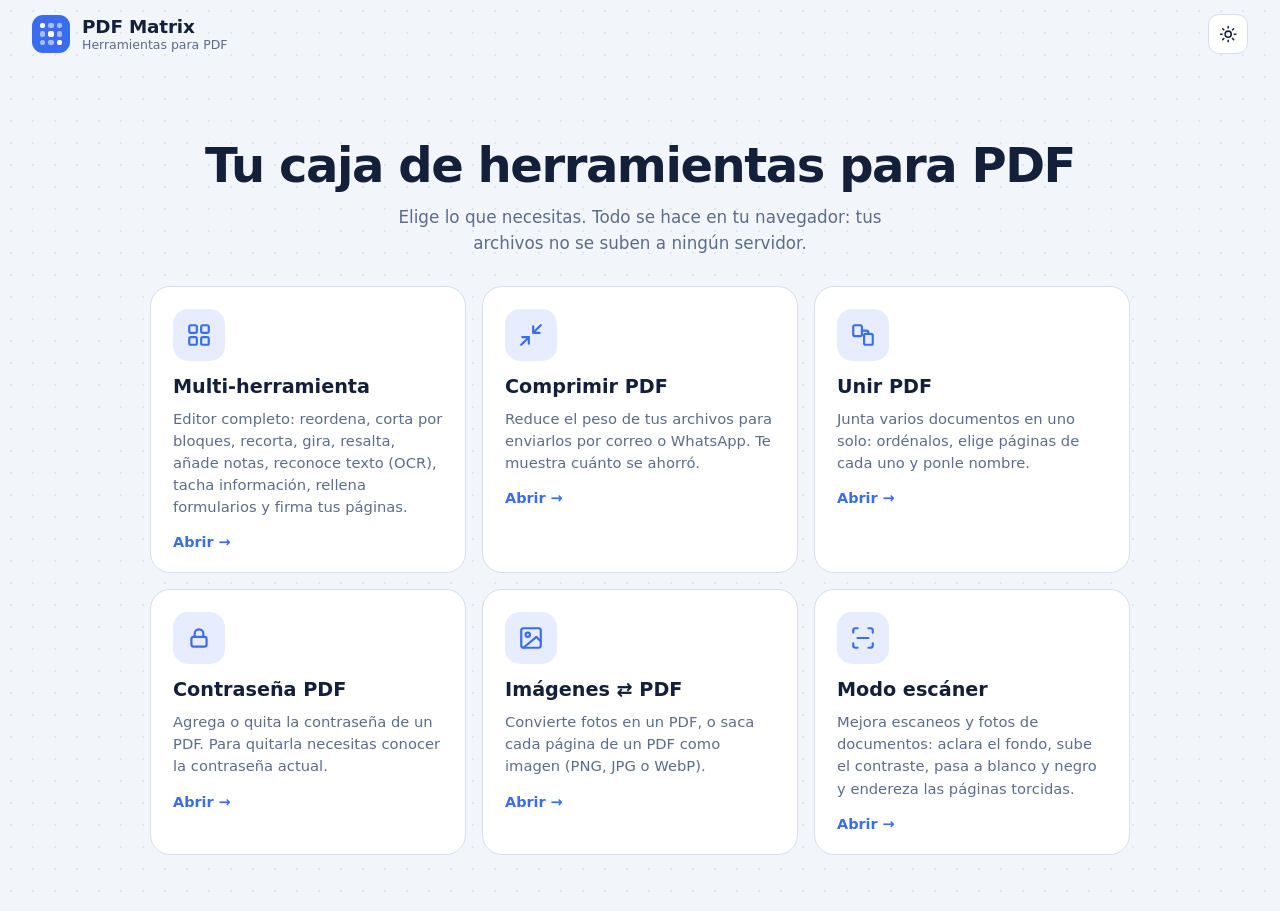
<file: index.html>
<!doctype html><html lang="es"><meta charset="utf-8"><meta http-equiv="refresh" content="0; url=src/pages/index.html"><title>PDF Matrix</title><a href="src/pages/index.html">Abrir PDF Matrix</a></html>
</file>
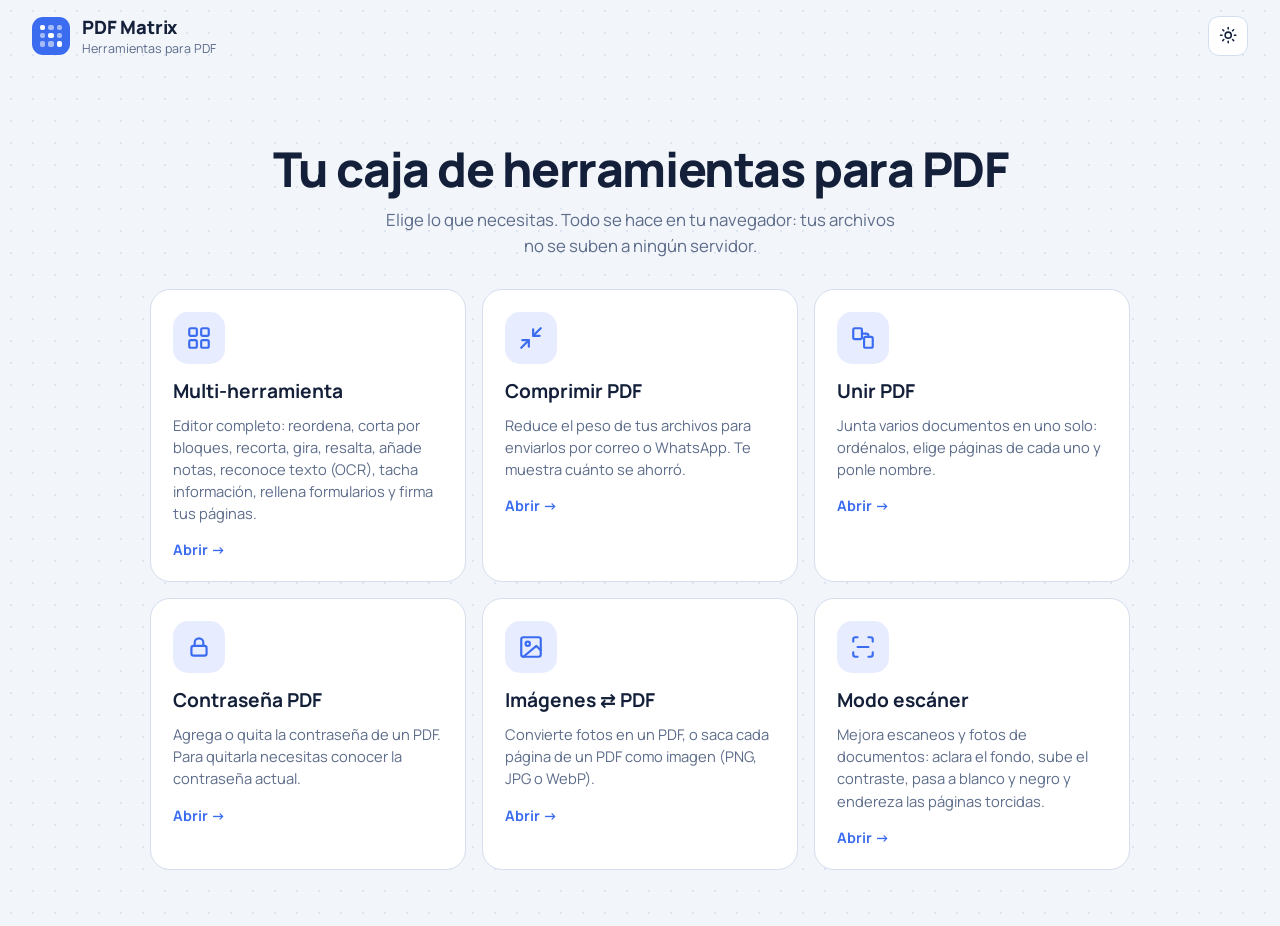
<file: src/pages/index.html>
<!DOCTYPE html>
<html lang="es"><head><meta charset="UTF-8"><meta name="viewport" content="width=device-width, initial-scale=1, viewport-fit=cover">
<link rel="manifest" href="../../manifest.webmanifest">
<meta name="theme-color" content="#0e1626" media="(prefers-color-scheme: dark)"><meta name="theme-color" content="#f2f5fa" media="(prefers-color-scheme: light)">
<meta name="mobile-web-app-capable" content="yes"><meta name="apple-mobile-web-app-capable" content="yes"><meta name="apple-mobile-web-app-title" content="PDF Matrix"><meta name="apple-mobile-web-app-status-bar-style" content="black-translucent">
<link rel="icon" type="image/svg+xml" href="../assets/icons/icon.svg"><link rel="icon" type="image/png" sizes="32x32" href="../assets/icons/favicon-32.png"><link rel="apple-touch-icon" href="../assets/icons/apple-touch-icon.png">
<title>PDF Matrix · Herramientas para PDF</title><meta name="description" content="Comprime, une y edita PDF directamente en tu navegador, sin subir tus archivos.">

<link rel="preconnect" href="https://fonts.googleapis.com"><link rel="preconnect" href="https://fonts.gstatic.com" crossorigin>
<link href="https://fonts.googleapis.com/css2?family=Manrope:wght@400;500;600;700;800&display=swap" rel="stylesheet">
<link rel="stylesheet" href="../assets/css/matrix.css"></head><body>
<header class="topbar">
  <a class="brand" href="index.html" title="Volver al inicio"><div class="brand-mark" aria-hidden="true"><i></i><i></i><i></i><i></i><i></i><i></i><i></i><i></i><i></i></div><div><h1>PDF Matrix</h1><p>Herramientas para PDF</p></div></a>
  
  <button class="icon-btn" id="btnTheme" title="Cambiar tema" aria-label="Cambiar tema"><svg><use href="#i-theme"/></svg></button>
</header>
<main>
  <section class="hero wide">
    <h2>Tu caja de herramientas para PDF</h2>
    <p>Elige lo que necesitas. Todo se hace en tu navegador: tus archivos no se suben a ningún servidor.</p>
    <div class="tools-grid">
      <a class="tool-card" href="multi.html"><div class="tool-ico"><svg><use href="#i-tools"/></svg></div><h3>Multi-herramienta</h3><p>Editor completo: reordena, corta por bloques, recorta, gira, resalta, añade notas, reconoce texto (OCR), tacha información, rellena formularios y firma tus páginas.</p><span class="go">Abrir →</span></a>
      <a class="tool-card" href="comprimir.html"><div class="tool-ico"><svg><use href="#i-compress"/></svg></div><h3>Comprimir PDF</h3><p>Reduce el peso de tus archivos para enviarlos por correo o WhatsApp. Te muestra cuánto se ahorró.</p><span class="go">Abrir →</span></a>
      <a class="tool-card" href="unir.html"><div class="tool-ico"><svg><use href="#i-merge"/></svg></div><h3>Unir PDF</h3><p>Junta varios documentos en uno solo: ordénalos, elige páginas de cada uno y ponle nombre.</p><span class="go">Abrir →</span></a>
      <a class="tool-card" href="proteger.html"><div class="tool-ico"><svg><use href="#i-lock"/></svg></div><h3>Contraseña PDF</h3><p>Agrega o quita la contraseña de un PDF. Para quitarla necesitas conocer la contraseña actual.</p><span class="go">Abrir →</span></a>
      <a class="tool-card" href="imagenes.html"><div class="tool-ico"><svg><use href="#i-image"/></svg></div><h3>Imágenes ⇄ PDF</h3><p>Convierte fotos en un PDF, o saca cada página de un PDF como imagen (PNG, JPG o WebP).</p><span class="go">Abrir →</span></a>
      <a class="tool-card" href="escaner.html"><div class="tool-ico"><svg><use href="#i-scan"/></svg></div><h3>Modo escáner</h3><p>Mejora escaneos y fotos de documentos: aclara el fondo, sube el contraste, pasa a blanco y negro y endereza las páginas torcidas.</p><span class="go">Abrir →</span></a>
    </div>
    <div class="install" id="installBox" hidden><div><b>Instala PDF Matrix</b><span id="installText">Ábrela como una app, desde tu pantalla de inicio, y úsala incluso sin conexión.</span></div><button class="btn primary" id="btnInstallHome" hidden><svg><use href="#i-install"/></svg>Instalar</button></div>
  </section>
</main>
<script src="../assets/js/matrix.js"></script>
<script>Matrix.initTheme(document.getElementById('btnTheme'));</script>
</body></html>
</file>
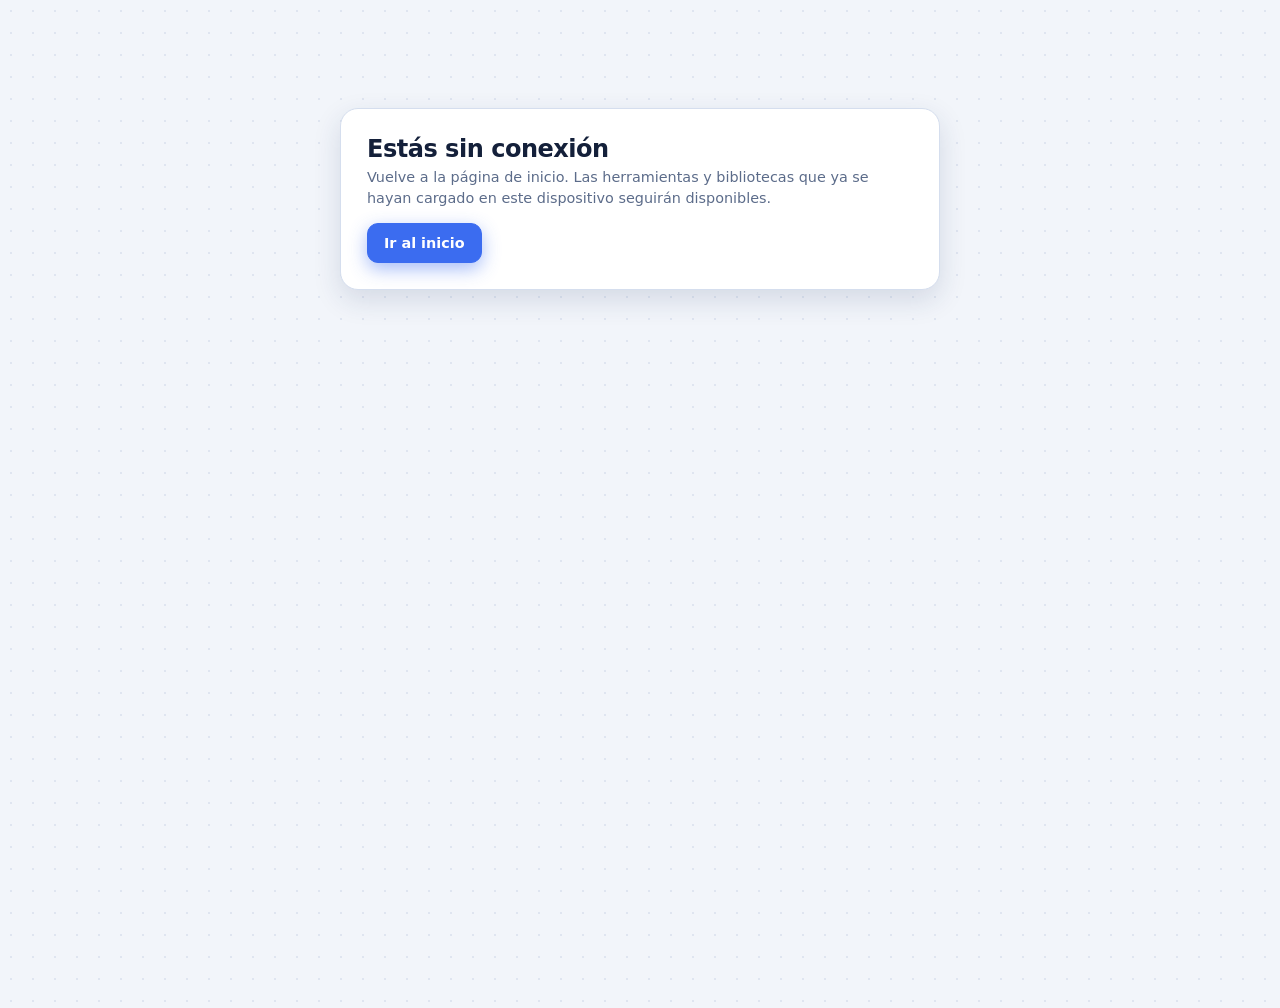
<file: offline.html>
<!DOCTYPE html><html lang="es"><head><meta charset="UTF-8"><meta name="viewport" content="width=device-width,initial-scale=1"><title>Sin conexión · PDF Matrix</title><link rel="stylesheet" href="assets/matrix.css"></head><body><main><section class="panel" style="max-width:600px;margin:12vh auto"><h2>Estás sin conexión</h2><p class="sub">Vuelve a la página de inicio. Las herramientas y bibliotecas que ya se hayan cargado en este dispositivo seguirán disponibles.</p><a class="btn primary" href="index.html">Ir al inicio</a></section></main></body></html>
</file>
<file: src/assets/css/matrix.css>
:root {
    --bg: #0e1626;
    --bg-dot: rgba(120, 150, 210, .13);
    --panel: #162136;
    --panel-2: #1c2a44;
    --line: #2a3c5e;
    --text: #e9eef8;
    --muted: #93a4c3;
    --accent: #5b8cff;
    --accent-ink: #ffffff;
    --accent-soft: rgba(91, 140, 255, .16);
    --ok: #3ee0a0;
    --ok-soft: rgba(62, 224, 160, .16);
    --danger: #ff6b7a;
    --shadow: 0 10px 30px rgba(0, 0, 0, .35);
    --radius: 14px;
    --cell: 190px;
    --font: "Manrope", system-ui, -apple-system, "Segoe UI", Roboto, Helvetica, Arial, sans-serif;
  }
  @media (prefers-color-scheme: light) {
    :root:not([data-theme="dark"]) {
      --bg: #f2f5fa;
      --bg-dot: rgba(60, 90, 150, .10);
      --panel: #ffffff;
      --panel-2: #eaf0fa;
      --line: #d5deee;
      --text: #14203a;
      --muted: #5c6c8a;
      --accent: #3b6cf0;
      --accent-soft: rgba(59, 108, 240, .12);
      --ok: #12a36e;
      --ok-soft: rgba(18, 163, 110, .13);
      --danger: #d93a4c;
      --shadow: 0 10px 28px rgba(30, 50, 100, .14);
    }
  }
  :root[data-theme="light"] {
    --bg: #f2f5fa;
    --bg-dot: rgba(60, 90, 150, .10);
    --panel: #ffffff;
    --panel-2: #eaf0fa;
    --line: #d5deee;
    --text: #14203a;
    --muted: #5c6c8a;
    --accent: #3b6cf0;
    --accent-soft: rgba(59, 108, 240, .12);
    --ok: #12a36e;
    --ok-soft: rgba(18, 163, 110, .13);
    --danger: #d93a4c;
    --shadow: 0 10px 28px rgba(30, 50, 100, .14);
  }

  * { box-sizing: border-box; }
  html { scroll-padding-top: 140px; }
  body {
    margin: 0;
    min-height: 100vh;
    font-family: var(--font);
    color: var(--text);
    background-color: var(--bg);
    background-image: radial-gradient(var(--bg-dot) 1.2px, transparent 1.2px);
    background-size: 22px 22px;
    -webkit-font-smoothing: antialiased;
  }
  button, input { font: inherit; color: inherit; }
  svg { width: 1.15em; height: 1.15em; flex: none; }

  /* ---------- Header ---------- */
  .topbar {
    display: flex; align-items: center; gap: 14px;
    padding: 14px clamp(14px, 3vw, 32px);
    padding-top: calc(14px + env(safe-area-inset-top, 0px));
  }
  .brand { display: flex; align-items: center; gap: 12px; margin-right: auto; min-width: 0; }
  .brand-mark {
    width: 38px; height: 38px; border-radius: 11px;
    display: grid; grid-template-columns: repeat(3, 1fr); gap: 3px; padding: 8px;
    background: var(--accent);
  }
  .brand-mark i { background: rgba(255,255,255,.55); border-radius: 2px; }
  .brand-mark i:nth-child(1), .brand-mark i:nth-child(5), .brand-mark i:nth-child(9) { background: #fff; }
  .brand h1 { font-size: 1.15rem; margin: 0; font-weight: 800; letter-spacing: -.01em; }
  .brand p { margin: 0; font-size: .78rem; color: var(--muted); white-space: nowrap; overflow: hidden; text-overflow: ellipsis; max-width: 46vw; }

  /* ---------- Buttons ---------- */
  .btn {
    display: inline-flex; align-items: center; justify-content: center; gap: 8px;
    height: 40px; padding: 0 16px; border-radius: 11px;
    border: 1px solid var(--line); background: var(--panel); cursor: pointer;
    font-weight: 600; font-size: .9rem; white-space: nowrap;
    transition: transform .12s ease, background .15s ease, border-color .15s ease, box-shadow .15s ease;
    -webkit-tap-highlight-color: transparent;
  }
  .btn:hover { background: var(--panel-2); border-color: var(--accent); }
  .btn:active { transform: scale(.97); }
  .btn:focus-visible, .icon-btn:focus-visible, .card:focus-visible, input:focus-visible {
    outline: 2px solid var(--accent); outline-offset: 2px;
  }
  .btn.primary {
    background: var(--accent); border-color: var(--accent); color: var(--accent-ink);
    box-shadow: 0 6px 18px color-mix(in srgb, var(--accent) 45%, transparent);
  }
  .btn.primary:hover { filter: brightness(1.08); }
  .btn.ghost { background: transparent; }
  .btn[disabled] { opacity: .45; pointer-events: none; box-shadow: none; }
  .icon-btn {
    width: 40px; height: 40px; display: grid; place-items: center; padding: 0;
    border-radius: 11px; border: 1px solid var(--line); background: var(--panel); cursor: pointer;
    transition: transform .12s ease, background .15s ease, border-color .15s ease;
  }
  .icon-btn:hover { background: var(--panel-2); border-color: var(--accent); }
  .icon-btn:active { transform: scale(.94); }

  /* ---------- Upload screen ---------- */
  main { padding: 0 clamp(14px, 3vw, 32px) calc(48px + env(safe-area-inset-bottom, 0px)); }
  .hero { max-width: 760px; margin: clamp(24px, 8vh, 90px) auto 0; text-align: center; }
  .hero h2 { font-size: clamp(1.9rem, 5vw, 3rem); line-height: 1.08; margin: 0 0 12px; letter-spacing: -.03em; font-weight: 800; }
  .hero > p { color: var(--muted); font-size: 1.05rem; margin: 0 auto 28px; max-width: 52ch; line-height: 1.55; }
  .drop {
    display: grid; place-items: center; gap: 14px; padding: clamp(28px, 6vw, 56px) 20px;
    border: 2px dashed var(--line); border-radius: 22px; background: color-mix(in srgb, var(--panel) 88%, transparent);
    cursor: pointer; transition: border-color .15s ease, background .15s ease, transform .15s ease;
  }
  .drop:hover, .drop.over { border-color: var(--accent); background: var(--accent-soft); }
  .drop.over { transform: scale(1.01); }
  .drop-icon { width: 64px; height: 64px; border-radius: 18px; display: grid; place-items: center; background: var(--accent-soft); color: var(--accent); }
  .drop-icon svg { width: 30px; height: 30px; }
  .drop strong { font-size: 1.1rem; }
  .drop span { color: var(--muted); font-size: .92rem; }
  .privacy { margin-top: 18px; font-size: .85rem; color: var(--muted); display: inline-flex; align-items: center; gap: 8px; }
  .privacy svg { color: var(--ok); }

  /* ---------- Toolbar ---------- */
  .toolbar {
    position: sticky; top: 0; z-index: 20;
    margin: 6px 0 18px; padding: 10px;
    display: flex; flex-wrap: wrap; align-items: center; gap: 8px;
    background: color-mix(in srgb, var(--panel) 92%, transparent);
    backdrop-filter: blur(12px); -webkit-backdrop-filter: blur(12px);
    border: 1px solid var(--line); border-radius: 16px; box-shadow: var(--shadow);
  }
  .toolbar .group { display: flex; align-items: center; gap: 8px; flex-wrap: wrap; }
  .toolbar .spacer { flex: 1; }
  .count {
    display: inline-flex; align-items: center; gap: 8px; height: 40px; padding: 0 14px; border-radius: 11px;
    background: var(--ok-soft); color: var(--ok); font-weight: 700; font-size: .92rem;
  }
  .count.none { background: var(--panel-2); color: var(--muted); }
  .range {
    display: flex; align-items: center; height: 40px; border: 1px solid var(--line); border-radius: 11px; background: var(--panel); overflow: hidden;
  }
  .range input { border: 0; background: transparent; height: 100%; width: 150px; padding: 0 12px; outline-offset: -2px; }
  .range input::placeholder { color: var(--muted); }
  .range button { height: 100%; border: 0; border-left: 1px solid var(--line); background: var(--panel-2); padding: 0 12px; cursor: pointer; font-weight: 600; font-size: .85rem; }
  .range button:hover { background: var(--accent-soft); }
  .divider { width: 1px; height: 26px; background: var(--line); margin: 0 2px; }

  /* ---------- Grid ---------- */
  .grid { display: grid; grid-template-columns: repeat(auto-fill, minmax(min(var(--cell), 100%), 1fr)); gap: 16px; }
  .card {
    position: relative; border-radius: var(--radius); border: 2px solid var(--line);
    background: var(--panel); padding: 10px; cursor: pointer; user-select: none; -webkit-user-select: none;
    transition: border-color .15s ease, transform .15s ease, box-shadow .15s ease, background .15s ease;
    content-visibility: auto; contain-intrinsic-size: auto calc(var(--cell) + 20px) calc(var(--cell) * 1.33 + 60px);
  }
  .card:hover { border-color: color-mix(in srgb, var(--accent) 60%, var(--line)); }
  .card.selected { border-color: var(--ok); background: color-mix(in srgb, var(--ok) 8%, var(--panel)); box-shadow: 0 0 0 3px var(--ok-soft); }
  .thumb {
    position: relative; aspect-ratio: 3 / 4; display: grid; place-items: center; overflow: hidden;
    border-radius: 9px; background: var(--panel-2);
  }
  .thumb.loading::after {
    content: ""; position: absolute; inset: 0;
    background: linear-gradient(100deg, transparent 20%, color-mix(in srgb, var(--text) 9%, transparent) 50%, transparent 80%);
    background-size: 200% 100%; animation: shimmer 1.2s linear infinite;
  }
  @keyframes shimmer { from { background-position: 150% 0; } to { background-position: -50% 0; } }
  .thumb canvas { max-width: 100%; max-height: 100%; background: #fff; box-shadow: 0 3px 12px rgba(0,0,0,.25); }
  .meta { display: flex; align-items: center; justify-content: space-between; margin-top: 9px; padding: 0 2px; font-size: .85rem; font-weight: 700; }
  .meta .rot { font-weight: 600; font-size: .75rem; color: var(--accent); background: var(--accent-soft); padding: 2px 8px; border-radius: 99px; }
  .check {
    position: absolute; top: 16px; left: 16px; width: 26px; height: 26px; border-radius: 8px;
    display: grid; place-items: center; background: rgba(15, 22, 38, .62); border: 2px solid rgba(255,255,255,.7); color: transparent;
    transition: background .12s ease, border-color .12s ease, color .12s ease;
  }
  .card.selected .check { background: var(--ok); border-color: var(--ok); color: #06241a; }
  .check svg { width: 16px; height: 16px; }
  .tools { position: absolute; top: 16px; right: 16px; display: flex; flex-direction: column; gap: 6px; opacity: 0; transform: translateX(4px); transition: opacity .15s ease, transform .15s ease; }
  .card:hover .tools, .card:focus-within .tools { opacity: 1; transform: none; }
  @media (hover: none) { .tools { opacity: 1; transform: none; } }
  .tools button {
    width: 32px; height: 32px; border-radius: 9px; display: grid; place-items: center; cursor: pointer;
    background: rgba(15, 22, 38, .78); border: 1px solid rgba(255,255,255,.22); color: #fff; padding: 0;
    transition: background .12s ease, transform .1s ease;
  }
  .tools button:hover { background: var(--accent); }
  .tools button:active { transform: scale(.9); }

  /* ---------- Viewer ---------- */
  .viewer { position: fixed; inset: 0; z-index: 60; display: none; place-items: center; background: rgba(6, 10, 20, .82); backdrop-filter: blur(6px); padding: 20px; }
  .viewer.open { display: grid; }
  .viewer-body { position: relative; max-width: 100%; max-height: 100%; display: grid; gap: 12px; justify-items: center; }
  .viewer-scroll { max-width: calc(100vw - 40px); max-height: calc(100vh - 120px); overflow: auto; border-radius: 6px; box-shadow: var(--shadow); overscroll-behavior: contain; }
  .viewer canvas { display: block; background: #fff; max-width: none; cursor: zoom-in; }
  .viewer canvas.zoomed { cursor: zoom-out; }
  .zoom { display: flex; align-items: center; gap: 4px; height: 40px; padding: 0 4px; border: 1px solid var(--line); border-radius: 11px; background: var(--panel); }
  .zoom button { width: 32px; height: 32px; border: 0; border-radius: 8px; background: transparent; cursor: pointer; display: grid; place-items: center; padding: 0; }
  .zoom button:hover { background: var(--accent-soft); color: var(--accent); }
  .zoom button:active { transform: scale(.92); }
  .zoom input[type=range] { width: 120px; accent-color: var(--accent); cursor: pointer; }
  .vzoom { min-width: 64px; justify-content: center; padding: 0 10px; font-variant-numeric: tabular-nums; }
  .viewer-bar { display: flex; flex-wrap: wrap; justify-content: center; gap: 8px; align-items: center; padding: 8px; border-radius: 14px; background: var(--panel); border: 1px solid var(--line); max-width: calc(100vw - 40px); }
  .viewer-bar .label { padding: 0 10px; font-weight: 700; font-size: .9rem; }

  /* ---------- Toast & busy ---------- */
  .toast {
    position: fixed; left: 50%; bottom: calc(24px + env(safe-area-inset-bottom, 0px)); transform: translate(-50%, 20px);
    background: var(--panel); border: 1px solid var(--line); border-radius: 12px; padding: 12px 18px; box-shadow: var(--shadow);
    font-weight: 600; font-size: .92rem; opacity: 0; pointer-events: none; transition: opacity .2s ease, transform .2s ease; z-index: 80; max-width: calc(100vw - 32px);
  }
  .toast.show { opacity: 1; transform: translate(-50%, 0); }
  .toast.error { border-color: var(--danger); color: var(--danger); }
  .busy { position: fixed; inset: 0; z-index: 90; display: none; place-items: center; background: rgba(6, 10, 20, .55); backdrop-filter: blur(3px); }
  .busy.on { display: grid; }
  .busy div { display: flex; align-items: center; gap: 12px; background: var(--panel); border: 1px solid var(--line); padding: 16px 22px; border-radius: 14px; font-weight: 600; }
  .spin { width: 20px; height: 20px; border-radius: 50%; border: 3px solid var(--line); border-top-color: var(--accent); animation: spin .7s linear infinite; }
  @keyframes spin { to { transform: rotate(360deg); } }
  .hint { color: var(--muted); font-size: .82rem; margin: 0 4px 14px; }
  [hidden] { display: none !important; }

  @media (max-width: 640px) {
    .btn .t { display: none; }
    .btn { padding: 0 12px; }
    .btn.primary .t { display: inline; }
    .range input { width: 110px; }
    .grid { gap: 12px; }
    .zoom input[type=range] { width: 84px; }
    .divider { display: none; }
  }
  @media (prefers-reduced-motion: reduce) {
    * { animation: none !important; transition: none !important; }
  }
  /* ---- v3: reordenar, menús, deshacer ---- */
  .icon-btn[disabled] { opacity: .4; pointer-events: none; }
  .tools { flex-direction: row; flex-wrap: wrap; justify-content: flex-end; max-width: 70px; }
  .tools button { width: 30px; height: 30px; }
  .tools button[data-act="x"]:hover { background: var(--danger); }
  .card.dragging { opacity: .35; }
  .card.mk-before { box-shadow: -6px 0 0 var(--accent); }
  .card.mk-after { box-shadow: 6px 0 0 var(--accent); }
  .card.flash { animation: flash 1.4s ease; }
  @keyframes flash { 0%, 65% { box-shadow: 0 0 0 4px var(--accent); } 100% { box-shadow: 0 0 0 0 transparent; } }
  .menu-wrap, .split { position: relative; display: flex; }
  .menu { position: absolute; top: calc(100% + 8px); left: 0; min-width: 250px; padding: 6px; border-radius: 12px; border: 1px solid var(--line); background: var(--panel); box-shadow: var(--shadow); z-index: 40; display: grid; gap: 2px; }
  .menu.right { left: auto; right: 0; }
  .menu button { text-align: left; padding: 10px 12px; border: 0; background: transparent; border-radius: 8px; cursor: pointer; font-weight: 600; font-size: .9rem; }
  .menu button:hover { background: var(--accent-soft); }
  .menu small { color: var(--muted); padding: 6px 12px 8px; font-size: .78rem; line-height: 1.4; }
  .split .btn:first-child { border-radius: 11px 0 0 11px; }
  .split .caret { border-radius: 0 11px 11px 0; padding: 0 12px; border-left: 1px solid rgba(255,255,255,.4); }
  .empty { padding: 60px 20px; text-align: center; color: var(--muted); }
  /* ---- v4: modales de unir y nombre ---- */
  .modal { position: fixed; inset: 0; z-index: 70; display: none; place-items: center; background: rgba(6, 10, 20, .7); backdrop-filter: blur(6px); padding: 16px; }
  .modal.open { display: grid; }
  .sheet { width: min(580px, 100%); max-height: calc(100vh - 32px); overflow: auto; background: var(--panel); border: 1px solid var(--line); border-radius: 18px; padding: 22px; box-shadow: var(--shadow); }
  .sheet h3 { margin: 0 0 4px; font-size: 1.2rem; letter-spacing: -.01em; }
  .sheet .sub { margin: 0 0 14px; color: var(--muted); font-size: .88rem; line-height: 1.45; }
  .sheet .sub.error { color: var(--danger); font-weight: 600; }
  .sheet .actions { display: flex; gap: 8px; justify-content: flex-end; flex-wrap: wrap; }
  .seg { display: grid; grid-template-columns: 1fr 1fr; gap: 4px; padding: 4px; border-radius: 12px; background: var(--panel-2); margin-bottom: 14px; }
  .seg button { border: 0; background: transparent; border-radius: 9px; padding: 10px; cursor: pointer; font-weight: 700; font-size: .88rem; }
  .seg button.on { background: var(--accent); color: #fff; }
  .mlist { display: grid; gap: 8px; margin-bottom: 12px; }
  .mrow { display: flex; align-items: center; gap: 10px; padding: 10px; border: 1px solid var(--line); border-radius: 12px; background: var(--panel-2); cursor: grab; }
  .mrow.over { box-shadow: 0 0 0 2px var(--accent); }
  .mnum { width: 28px; height: 28px; border-radius: 8px; background: var(--accent-soft); color: var(--accent); display: grid; place-items: center; font-weight: 800; font-size: .82rem; flex: none; }
  .minfo { min-width: 0; flex: 1; }
  .minfo b { display: block; white-space: nowrap; overflow: hidden; text-overflow: ellipsis; font-size: .9rem; }
  .minfo span { color: var(--muted); font-size: .78rem; }
  .mrow input { width: 120px; height: 36px; border: 1px solid var(--line); border-radius: 9px; background: var(--panel); padding: 0 10px; }
  .mrow .icon-btn { width: 34px; height: 34px; }
  .r90 { transform: rotate(90deg); }
  .sheet input.name { width: 100%; height: 46px; border: 1px solid var(--line); border-radius: 11px; background: var(--panel-2); padding: 0 14px; margin-bottom: 16px; }
  .menu label.chk { display: flex; gap: 10px; align-items: center; padding: 10px 12px; border-radius: 8px; cursor: pointer; font-weight: 600; font-size: .9rem; }
  .menu label.chk:hover { background: var(--accent-soft); }
  .menu label.chk input { width: 16px; height: 16px; accent-color: var(--accent); }
  /* ---- v5: unir en la página y opciones de descarga ---- */
  .mergeview.sheet { width: min(860px, 100%); max-height: none; overflow: visible; margin: clamp(12px, 4vh, 40px) auto 0; }
  .mergeview h3 { font-size: 1.6rem; }
  .mthumb { width: 54px; height: 72px; flex: none; display: grid; place-items: center; overflow: hidden; border-radius: 6px; background: #fff; border: 1px solid var(--line); }
  .mthumb canvas { max-width: 100%; max-height: 100%; }
  .opts { margin: 0 0 14px; background: var(--panel); border: 1px solid var(--line); border-radius: 14px; padding: 0 14px; }
  .opts summary { cursor: pointer; padding: 12px 0; display: flex; justify-content: space-between; gap: 10px; font-weight: 700; }
  .opts summary small { color: var(--muted); font-weight: 600; }
  .optgrid { display: grid; grid-template-columns: repeat(auto-fit, minmax(230px, 1fr)); gap: 12px; padding-bottom: 14px; }
  .opts fieldset { border: 1px solid var(--line); border-radius: 12px; padding: 10px 12px 12px; display: grid; gap: 8px; margin: 0; min-width: 0; align-content: start; }
  .opts legend { font-weight: 700; font-size: .88rem; padding: 0 6px; }
  .opts legend label { display: flex; gap: 8px; align-items: center; cursor: pointer; }
  .opts select, .opts input[type=text], .opts input[type=number] { height: 36px; border: 1px solid var(--line); border-radius: 9px; background: var(--panel-2); padding: 0 10px; width: 100%; min-width: 0; }
  .opts .inl { display: flex; align-items: center; gap: 8px; font-size: .85rem; color: var(--muted); }
  .opts .inl input[type=number] { width: 80px; }
  .opts .inl input[type=range] { flex: 1; accent-color: var(--accent); }
  .opts small { color: var(--muted); font-size: .78rem; line-height: 1.35; }
  .opts input[type=checkbox] { accent-color: var(--accent); }

  /* ---- v6: inicio, herramientas separadas ---- */
  a.btn { text-decoration: none; color: inherit; }
  a.brand { color: inherit; text-decoration: none; }
  .actions { display: flex; gap: 8px; justify-content: flex-end; align-items: center; flex-wrap: wrap; }
  .hero.wide { max-width: 980px; }
  .tools-grid { display: grid; grid-template-columns: repeat(auto-fit, minmax(250px, 1fr)); gap: 16px; margin: 30px 0 8px; text-align: left; }
  .tool-card { display: grid; gap: 10px; align-content: start; padding: 22px; border: 1px solid var(--line); border-radius: 20px; background: var(--panel); text-decoration: none; color: inherit; transition: transform .15s ease, border-color .15s ease, box-shadow .15s ease; }
  .tool-card:hover { transform: translateY(-3px); border-color: var(--accent); box-shadow: var(--shadow); }
  .tool-ico { width: 52px; height: 52px; border-radius: 15px; display: grid; place-items: center; background: var(--accent-soft); color: var(--accent); }
  .tool-ico svg { width: 26px; height: 26px; }
  .tool-card h3 { margin: 4px 0 0; font-size: 1.2rem; }
  .tool-card p { margin: 0; color: var(--muted); font-size: .92rem; line-height: 1.5; }
  .tool-card .go { margin-top: 6px; color: var(--accent); font-weight: 700; font-size: .9rem; }
  .page { max-width: 860px; margin: clamp(12px, 4vh, 40px) auto 0; }
  .panel { background: var(--panel); border: 1px solid var(--line); border-radius: 18px; padding: clamp(18px, 3vw, 26px); box-shadow: var(--shadow); margin-bottom: 16px; }
  .panel h2 { margin: 0 0 4px; font-size: 1.5rem; letter-spacing: -.02em; }
  .panel .sub { margin: 0 0 14px; color: var(--muted); font-size: .9rem; line-height: 1.45; }
  .panel .sub.error { color: var(--danger); font-weight: 600; }
  .levels { display: grid; gap: 8px; margin: 14px 0 16px; }
  .level { display: flex; gap: 12px; align-items: flex-start; padding: 12px 14px; border: 1px solid var(--line); border-radius: 12px; background: var(--panel-2); cursor: pointer; }
  .level:has(input:checked) { border-color: var(--accent); background: var(--accent-soft); }
  .level input { margin-top: 3px; accent-color: var(--accent); }
  .level b { display: block; font-size: .95rem; }
  .level span { color: var(--muted); font-size: .82rem; }
  .chip { display: inline-block; padding: 3px 10px; border-radius: 99px; font-weight: 700; font-size: .8rem; background: var(--ok-soft); color: var(--ok); }
  .chip.warn { background: var(--panel); color: var(--muted); border: 1px solid var(--line); }
  .res { display: flex; align-items: center; gap: 12px; flex-wrap: wrap; padding: 12px; border: 1px solid var(--line); border-radius: 12px; background: var(--panel-2); margin-bottom: 8px; }
  .res .minfo { flex: 1; min-width: 180px; }
  .field { display: grid; gap: 6px; margin: 14px 0; }
  .field input[type=text] { height: 44px; border: 1px solid var(--line); border-radius: 11px; background: var(--panel-2); padding: 0 14px; }

  /* ---- v7: columna de herramientas ---- */
  .ws { display: grid; grid-template-columns: minmax(0, 1fr) 310px; gap: 18px; align-items: start; }
  .ws-main { min-width: 0; }
  .side { position: sticky; top: 12px; max-height: calc(100vh - 24px); overflow: auto; margin: 6px 0 0; padding: 14px; }
  .side-head { display: flex; justify-content: space-between; align-items: baseline; gap: 8px; margin-bottom: 6px; }
  .side-head h3 { margin: 0; font-size: 1.05rem; }
  .side-hint { margin: 0 0 12px; color: var(--muted); font-size: .8rem; line-height: 1.4; }
  .tool { border: 1px solid var(--line); border-radius: 12px; margin-bottom: 8px; background: var(--panel-2); overflow: hidden; }
  .tool:has(.tool-head input:checked) { border-color: var(--accent); }
  .tool-head { display: flex; align-items: center; justify-content: space-between; gap: 10px; padding: 11px 12px; cursor: pointer; font-weight: 700; font-size: .9rem; }
  .tool-name { display: flex; align-items: center; gap: 9px; }
  .tool-name svg { color: var(--accent); }
  .tool-body { display: none; gap: 8px; padding: 0 12px 12px; }
  .tool:has(.tool-head input:checked) .tool-body { display: grid; }
  .sw { position: relative; width: 38px; height: 22px; flex: none; }
  .sw input { position: absolute; inset: 0; opacity: 0; cursor: pointer; margin: 0; width: 100%; height: 100%; }
  .sw i { position: absolute; inset: 0; border-radius: 99px; background: var(--line); transition: background .15s ease; pointer-events: none; }
  .sw i::after { content: ""; position: absolute; top: 3px; left: 3px; width: 16px; height: 16px; border-radius: 50%; background: #fff; transition: transform .15s ease; }
  .sw input:checked + i { background: var(--accent); }
  .sw input:checked + i::after { transform: translateX(16px); }
  .sw input:focus-visible + i { outline: 2px solid var(--accent); outline-offset: 2px; }
  .fnprev { width: 100%; border-radius: 8px; border: 1px solid var(--line); background: #fff; }
  .btn.sm { height: 34px; padding: 0 12px; font-size: .82rem; }
  .opts input[type=date] { height: 36px; border: 1px solid var(--line); border-radius: 9px; background: var(--panel); padding: 0 10px; min-width: 0; flex: 1; }
  .opts input[type=range] { width: 100%; accent-color: var(--accent); }
  .opts .inl .btn { flex: 1; }
  .only-small { display: none; }
  @media (max-width: 980px) { .ws { grid-template-columns: 1fr; } .side { position: static; max-height: none; } .only-small { display: inline-flex; } }

  /* Barra principal a todo lo ancho, con salto de línea y menús sin recorte. */
  #toolbar {
    width: 100%;
    flex-wrap: wrap;
    gap: clamp(8px, 1.2vw, 16px);
    overflow: visible;
  }
  #toolbar .group { flex-wrap: nowrap; flex: none; }
  #toolbar .range, #toolbar .zoom, #toolbar .divider, #toolbar .split,
  #toolbar > .btn { flex: none; }
  #toolbar .spacer { flex: 1 0 12px; }
  #toolbar .menu-wrap, #toolbar .split { position: relative; }
  #toolbar .menu { z-index: 50; }
  #toolbar { gap: 8px; padding: 8px; }
  #toolbar .group { gap: 5px; }
  #toolbar .btn { height: 38px; padding-inline: 12px; font-size: .87rem; }
  #toolbar #btnRotL .t, #toolbar #btnRotR .t { display: none; }
  #toolbar #btnRotL, #toolbar #btnRotR { width: 38px; padding: 0; }
  #toolbar .range { height: 38px; }
  #toolbar .range input { width: 124px; }
  #toolbar .range button { padding-inline: 10px; }
  #toolbar .zoom { height: 38px; }
  #toolbar .zoom button { width: 30px; height: 30px; }
  #toolbar .zoom input[type=range] { width: 84px; }
  #toolbar .icon-btn { width: 38px; height: 38px; }
  #toolbar .count { height: 38px; padding-inline: 11px; font-size: .87rem; }
  #toolbar .spacer { flex: 1 1 0; min-width: 0; }
  .card:hover { transform: translateY(-4px); box-shadow: 0 10px 24px rgba(0, 0, 0, .22); }
  .crop-grid { display: grid; grid-template-columns: 1fr 1fr; gap: 8px; }
  .crop-grid label { display: grid; gap: 4px; color: var(--muted); font-size: .78rem; }
  .crop-grid input { width: 100%; min-width: 0; height: 34px; border: 1px solid var(--line); border-radius: 8px; background: var(--panel); padding: 0 8px; }
  #ocrText { width: 100%; resize: vertical; border: 1px solid var(--line); border-radius: 9px; background: var(--panel); padding: 9px; line-height: 1.4; }
  #ocrSearch { min-width: 0; height: 36px; border: 1px solid var(--line); border-radius: 9px; background: var(--panel); padding: 0 9px; }
  .ocr-results { display: grid; gap: 4px; max-height: 150px; overflow: auto; }
  .ocr-result { padding: 7px 8px; text-align: left; border: 1px solid var(--line); border-radius: 8px; background: var(--panel); color: var(--text); font-size: .76rem; cursor: pointer; }
  .ocr-result:hover { border-color: var(--accent); background: var(--accent-soft); }
  .form-fields { display: grid; gap: 7px; max-height: 260px; overflow: auto; }
  .form-field { display: grid; gap: 3px; color: var(--muted); font-size: .78rem; }
  .form-field input, .form-field select { min-width: 0; height: 34px; border: 1px solid var(--line); border-radius: 8px; background: var(--panel); padding: 0 8px; color: var(--text); }
  .form-field input[type=checkbox] { width: 18px; height: 18px; accent-color: var(--accent); }
  .sig-label { color: var(--muted); font-size: .8rem; }
  #sigCanvas { display: block; width: 100%; height: 90px; border: 1px dashed var(--line); border-radius: 9px; background: #fff; touch-action: none; cursor: crosshair; }
  #viewerCanvas.annotating { cursor: crosshair; }
  #viewerCanvas.annot-signature { cursor: copy; }
  .annot-tool.active { color: var(--accent); border-color: var(--accent); background: var(--accent-soft); }
  .viewer-scroll { position: relative; }
  .annotation-box { position: absolute; border: 2px solid rgba(196, 147, 0, .95); background: rgba(255, 220, 60, .3); pointer-events: none; }
  @media (max-width: 640px) {
    #toolbar { gap: 6px; padding: 8px; }
    #toolbar .group { gap: 5px; }
    #toolbar .spacer { display: none; }
    #toolbar .count { padding: 0 9px; font-size: .8rem; }
    #toolbar .range input { width: 90px; }
    #toolbar .zoom input[type=range] { width: 64px; }
  }

  /* ---- v8: bloques y tijera ---- */
  .blocks { display: grid; gap: 14px; }
  .block.multi { background: var(--panel); border: 1px solid var(--line); border-radius: 14px; padding-bottom: 12px; }
  .bhead { display: flex; align-items: center; gap: 8px; padding: 10px 12px; border-bottom: 1px solid var(--line); background: var(--panel-2); border-radius: 13px 13px 0 0; }
  .bname { min-width: 60px; flex: 0 1 380px; height: 34px; border: 1px solid transparent; border-radius: 8px; background: transparent; padding: 0 8px; font-weight: 800; font-size: .95rem; }
  .bname:hover, .bname:focus { border-color: var(--line); background: var(--panel); }
  .bmeta { color: var(--muted); font-size: .84rem; white-space: nowrap; }
  .bsp { flex: 1; }
  .bbtn { width: 34px; height: 34px; display: grid; place-items: center; padding: 0; border: 0; border-radius: 9px; background: transparent; cursor: pointer; color: var(--accent); }
  .bbtn:hover { background: var(--accent-soft); }
  .bbtn.danger { color: var(--danger); }
  .bbtn.danger:hover { background: color-mix(in srgb, var(--danger) 16%, transparent); }
  .bbtn svg { transition: transform .15s ease; }
  .block:not(.collapsed) [data-b="fold"] svg { transform: rotate(90deg); }
  .block.multi .bgrid { padding: 14px 14px 2px; }
  .block.collapsed .bgrid { display: none; }
  .block.collapsed.multi { padding-bottom: 0; }
  .block.collapsed .bhead { border-bottom: 0; border-radius: 13px; }
  .bgrid { display: grid; grid-template-columns: repeat(auto-fill, minmax(min(var(--cell), 100%), 1fr)); gap: 16px; }
  .cutter { position: fixed; z-index: 35; width: 0; pointer-events: none; }
  .cut-line { position: absolute; left: -1px; top: 0; bottom: 0; border-left: 2px dashed var(--accent); }
  .cut-btn { pointer-events: auto; position: absolute; left: -18px; top: 50%; margin-top: -18px; width: 36px; height: 36px; display: grid; place-items: center; padding: 0; border-radius: 50%; border: 2px solid var(--bg); background: var(--accent); color: #fff; cursor: pointer; box-shadow: var(--shadow); transition: transform .12s ease; }
  .cut-btn:hover { transform: scale(1.12); }
  .cut-btn svg { width: 18px; height: 18px; }
  .blocks.cutting .card { cursor: crosshair; }
  #btnCut.active { background: var(--accent); border-color: var(--accent); color: #fff; }
  @media (max-width: 640px) { .bgrid { gap: 12px; } .bname { flex-basis: 140px; } }

  /* ---- v9: contraste, separación, contraseña ---- */
  :root { color-scheme: dark; --gap: 30px; }
  @media (prefers-color-scheme: light) { :root:not([data-theme="dark"]) { color-scheme: light; } }
  :root[data-theme="light"] { color-scheme: light; }
  select, input, textarea { color: var(--text); }
  select { background-color: var(--panel-2); }
  option, optgroup { background-color: var(--panel); color: var(--text); }
  .opts input[type=password] { height: 36px; border: 1px solid var(--line); border-radius: 9px; background: var(--panel-2); padding: 0 10px; width: 100%; min-width: 0; }
  .bgrid { gap: var(--gap); }
  @media (max-width: 640px) { :root { --gap: 24px; } .bgrid { gap: var(--gap); } }
  .cut-btns { position: absolute; left: -17px; top: 50%; transform: translateY(-50%); display: grid; gap: 6px; pointer-events: none; }
  .cutter .cut-btn { position: static; margin: 0; width: 34px; height: 34px; }
  .cut-btn.alt { background: var(--panel); color: var(--accent); border-color: var(--accent); }

  /* ---- v10: recorte con área seleccionable ---- */
  .fl { display: grid; gap: 3px; font-size: .85rem; }
  .crop-head { display: flex; justify-content: space-between; align-items: center; margin-top: 4px; }
  .crop-nav { display: flex; align-items: center; justify-content: center; gap: 10px; color: var(--muted); font-size: .82rem; }
  .crop-nav .bbtn { width: 30px; height: 30px; }
  .crop-box { position: relative; padding: 10px; overflow: hidden; border-radius: 10px; background: var(--panel); border: 1px solid var(--line); touch-action: none; user-select: none; -webkit-user-select: none; line-height: 0; }
  .crop-stage { position: relative; }
  .crop-stage canvas { display: block; width: 100%; height: auto; background: #fff; }
  .crop-rect { position: absolute; border: 2px solid var(--accent); box-shadow: 0 0 0 9999px rgba(8, 12, 22, .55); cursor: move; box-sizing: border-box; }
  .crop-rect i { position: absolute; width: 14px; height: 14px; background: var(--accent); border: 2px solid #fff; border-radius: 4px; box-sizing: border-box; }
  .crop-rect i[data-h="nw"] { left: -8px; top: -8px; cursor: nwse-resize; }
  .crop-rect i[data-h="ne"] { right: -8px; top: -8px; cursor: nesw-resize; }
  .crop-rect i[data-h="sw"] { left: -8px; bottom: -8px; cursor: nesw-resize; }
  .crop-rect i[data-h="se"] { right: -8px; bottom: -8px; cursor: nwse-resize; }
  .crop-rect i[data-h="n"] { left: 50%; top: -8px; margin-left: -7px; cursor: ns-resize; }
  .crop-rect i[data-h="s"] { left: 50%; bottom: -8px; margin-left: -7px; cursor: ns-resize; }
  .crop-rect i[data-h="e"] { right: -8px; top: 50%; margin-top: -7px; cursor: ew-resize; }
  .crop-rect i[data-h="w"] { left: -8px; top: 50%; margin-top: -7px; cursor: ew-resize; }
  .crop-box.auto .crop-rect { cursor: default; opacity: .9; }
  .crop-box.auto .crop-rect i { display: none; }
  .crop-grid input[type=number] { color: var(--text); }

  /* ---- v11: panel de herramientas en móvil, tachar, imágenes ---- */
  .fab { display: none; position: fixed; right: 16px; bottom: calc(16px + env(safe-area-inset-bottom, 0px)); z-index: 55; width: 56px; height: 56px; border-radius: 50%; place-items: center; padding: 0; border: 0; background: var(--accent); color: #fff; box-shadow: var(--shadow); cursor: pointer; }
  .fab svg { width: 26px; height: 26px; }
  .side-close { display: none; }
  @media (max-width: 980px) {
    .side { position: fixed; left: 0; right: 0; bottom: 0; top: auto; max-height: 68vh; margin: 0; z-index: 60; border-radius: 18px 18px 0 0; border-bottom: 0; box-shadow: 0 -10px 30px rgba(0, 0, 0, .45); transform: translateY(105%); transition: transform .22s ease; padding-bottom: calc(14px + env(safe-area-inset-bottom, 0px)); }
    .side.open { transform: none; }
    body.side-open main { padding-bottom: 72vh; }
    .fab { display: grid; }
    .side-close { display: grid; }
  }
  .rd-rects { position: absolute; inset: 0; pointer-events: none; }
  .rd-rect { position: absolute; background: rgba(0, 0, 0, .82); outline: 1px dashed var(--accent); cursor: pointer; pointer-events: auto; }
  .rd-rect.ghost { pointer-events: none; background: rgba(0, 0, 0, .45); }
  .crop-stage.rd canvas { cursor: crosshair; }
  .og { display: grid; grid-template-columns: repeat(auto-fit, minmax(200px, 1fr)); gap: 12px; margin: 14px 0; }
  .og label { display: grid; gap: 6px; font-size: .85rem; color: var(--muted); }
  .og select, .og input[type=text] { height: 40px; border: 1px solid var(--line); border-radius: 10px; background: var(--panel-2); padding: 0 10px; color: var(--text); min-width: 0; }
  .og .inl { display: flex; align-items: center; gap: 8px; }
  .mthumb canvas.r90 { transform: rotate(90deg); } .mthumb canvas.r180 { transform: rotate(180deg); } .mthumb canvas.r270 { transform: rotate(270deg); }

  /* ---- v12: recuadros con scroll, escáner, barra ocultable en móvil ---- */
  .scroll { max-height: min(56vh, 520px); overflow: auto; padding: 8px; border: 1px solid var(--line); border-radius: 12px; background: color-mix(in srgb, var(--panel-2) 55%, transparent); overscroll-behavior: contain; }
  .scroll:empty { display: none; }
  .mlist.scroll { margin-bottom: 12px; }
  .scroll.tall { max-height: min(62vh, 640px); }
  .page.wide { max-width: 1000px; }
  .row { display: flex; flex-wrap: wrap; gap: 14px; align-items: center; margin: 4px 0 12px; }
  .row .inl { display: flex; align-items: center; gap: 8px; font-size: .9rem; }
  .row input[type=checkbox] { accent-color: var(--accent); }
  .sgrid { display: grid; grid-template-columns: repeat(auto-fill, minmax(150px, 1fr)); gap: 12px; }
  .scard { position: relative; border: 2px solid var(--line); border-radius: 12px; padding: 8px; background: var(--panel); cursor: pointer; transition: border-color .15s ease, opacity .15s ease; user-select: none; -webkit-user-select: none; }
  .scard.on { border-color: var(--ok); }
  .scard:not(.on) { opacity: .5; }
  .sc-th canvas { display: block; width: 100%; height: auto; border-radius: 6px; background: #fff; }
  .sc-meta { display: flex; align-items: center; justify-content: space-between; margin-top: 6px; font-weight: 700; font-size: .85rem; gap: 6px; }
  .sc-meta span { overflow: hidden; text-overflow: ellipsis; white-space: nowrap; }
  .sc-meta .bbtn { width: 30px; height: 30px; flex: none; }
  .sc-check { position: absolute; top: 14px; left: 14px; width: 24px; height: 24px; border-radius: 7px; display: grid; place-items: center; background: rgba(15, 22, 38, .65); border: 2px solid rgba(255, 255, 255, .7); color: transparent; }
  .scard.on .sc-check { background: var(--ok); border-color: var(--ok); color: #06241a; }
  .sc-check svg { width: 15px; height: 15px; }
  .bar-toggle { display: none; position: fixed; left: 12px; bottom: calc(16px + env(safe-area-inset-bottom, 0px)); z-index: 55; height: 46px; padding: 0 16px; border-radius: 99px; align-items: center; gap: 8px; border: 1px solid var(--line); background: var(--panel); color: var(--text); font-weight: 700; font-size: .88rem; box-shadow: var(--shadow); cursor: pointer; }
  .bar-toggle svg { width: 20px; height: 20px; color: var(--accent); }
  @media (max-width: 980px) { .bar-toggle { display: inline-flex; } body.bar-hidden .toolbar { display: none; } body.side-open .bar-toggle { display: none; } }
  @media (max-width: 400px) { .bar-toggle { font-size: .76rem; padding: 0 12px; } }

  /* ---- v13: bloques compactos en móvil ---- */
  .blocks { grid-template-columns: minmax(0, 1fr); }
  .block, .bgrid, .card { min-width: 0; }
  @media (max-width: 700px) {
    .bhead { flex-wrap: wrap; gap: 6px 8px; padding: 10px; }
    .bhead .bname { flex: 1 1 0; min-width: 0; font-size: .92rem; }
    .bhead .bmeta { font-size: .78rem; }
    .bhead .bsp { order: 1; flex: 0 0 100%; height: 0; margin: 0; }
    .bhead .bbtn:not([data-b="fold"]) { order: 2; flex: 1 1 0; width: auto; height: 42px; background: var(--panel); border: 1px solid var(--line); }
    .block.multi .bgrid { padding: 12px 10px 0; }
  }
  @media (max-width: 400px) { .bar-toggle { max-width: calc(100vw - 92px); padding: 0 12px; font-size: .74rem; line-height: 1.15; text-align: left; } .bar-toggle span { white-space: normal; } }

  /* ---- v14: instalación (PWA) ---- */
  .install { display: flex; gap: 12px; align-items: center; justify-content: space-between; flex-wrap: wrap; margin: 18px auto 0; max-width: 640px; padding: 14px 16px; border: 1px solid var(--line); border-radius: 14px; background: var(--panel); text-align: left; }
  .install b { display: block; }
  .install span { color: var(--muted); font-size: .88rem; }
</file>
<file: assets/matrix.css>
:root {
    --bg: #0e1626;
    --bg-dot: rgba(120, 150, 210, .13);
    --panel: #162136;
    --panel-2: #1c2a44;
    --line: #2a3c5e;
    --text: #e9eef8;
    --muted: #93a4c3;
    --accent: #5b8cff;
    --accent-ink: #ffffff;
    --accent-soft: rgba(91, 140, 255, .16);
    --ok: #3ee0a0;
    --ok-soft: rgba(62, 224, 160, .16);
    --danger: #ff6b7a;
    --shadow: 0 10px 30px rgba(0, 0, 0, .35);
    --radius: 14px;
    --cell: 190px;
    --font: "Manrope", system-ui, -apple-system, "Segoe UI", Roboto, Helvetica, Arial, sans-serif;
  }
  @media (prefers-color-scheme: light) {
    :root:not([data-theme="dark"]) {
      --bg: #f2f5fa;
      --bg-dot: rgba(60, 90, 150, .10);
      --panel: #ffffff;
      --panel-2: #eaf0fa;
      --line: #d5deee;
      --text: #14203a;
      --muted: #5c6c8a;
      --accent: #3b6cf0;
      --accent-soft: rgba(59, 108, 240, .12);
      --ok: #12a36e;
      --ok-soft: rgba(18, 163, 110, .13);
      --danger: #d93a4c;
      --shadow: 0 10px 28px rgba(30, 50, 100, .14);
    }
  }
  :root[data-theme="light"] {
    --bg: #f2f5fa;
    --bg-dot: rgba(60, 90, 150, .10);
    --panel: #ffffff;
    --panel-2: #eaf0fa;
    --line: #d5deee;
    --text: #14203a;
    --muted: #5c6c8a;
    --accent: #3b6cf0;
    --accent-soft: rgba(59, 108, 240, .12);
    --ok: #12a36e;
    --ok-soft: rgba(18, 163, 110, .13);
    --danger: #d93a4c;
    --shadow: 0 10px 28px rgba(30, 50, 100, .14);
  }

  * { box-sizing: border-box; }
  html { scroll-padding-top: 140px; }
  body {
    margin: 0;
    min-height: 100vh;
    font-family: var(--font);
    color: var(--text);
    background-color: var(--bg);
    background-image: radial-gradient(var(--bg-dot) 1.2px, transparent 1.2px);
    background-size: 22px 22px;
    -webkit-font-smoothing: antialiased;
  }
  button, input { font: inherit; color: inherit; }
  svg { width: 1.15em; height: 1.15em; flex: none; }

  /* ---------- Header ---------- */
  .topbar {
    display: flex; align-items: center; gap: 14px;
    padding: 14px clamp(14px, 3vw, 32px);
    padding-top: calc(14px + env(safe-area-inset-top, 0px));
  }
  .brand { display: flex; align-items: center; gap: 12px; margin-right: auto; min-width: 0; }
  .brand-mark {
    width: 38px; height: 38px; border-radius: 11px;
    display: grid; grid-template-columns: repeat(3, 1fr); gap: 3px; padding: 8px;
    background: var(--accent);
  }
  .brand-mark i { background: rgba(255,255,255,.55); border-radius: 2px; }
  .brand-mark i:nth-child(1), .brand-mark i:nth-child(5), .brand-mark i:nth-child(9) { background: #fff; }
  .brand h1 { font-size: 1.15rem; margin: 0; font-weight: 800; letter-spacing: -.01em; }
  .brand p { margin: 0; font-size: .78rem; color: var(--muted); white-space: nowrap; overflow: hidden; text-overflow: ellipsis; max-width: 46vw; }

  /* ---------- Buttons ---------- */
  .btn {
    display: inline-flex; align-items: center; justify-content: center; gap: 8px;
    height: 40px; padding: 0 16px; border-radius: 11px;
    border: 1px solid var(--line); background: var(--panel); cursor: pointer;
    font-weight: 600; font-size: .9rem; white-space: nowrap;
    transition: transform .12s ease, background .15s ease, border-color .15s ease, box-shadow .15s ease;
    -webkit-tap-highlight-color: transparent;
  }
  .btn:hover { background: var(--panel-2); border-color: var(--accent); }
  .btn:active { transform: scale(.97); }
  .btn:focus-visible, .icon-btn:focus-visible, .card:focus-visible, input:focus-visible {
    outline: 2px solid var(--accent); outline-offset: 2px;
  }
  .btn.primary {
    background: var(--accent); border-color: var(--accent); color: var(--accent-ink);
    box-shadow: 0 6px 18px color-mix(in srgb, var(--accent) 45%, transparent);
  }
  .btn.primary:hover { filter: brightness(1.08); }
  .btn.ghost { background: transparent; }
  .btn[disabled] { opacity: .45; pointer-events: none; box-shadow: none; }
  .icon-btn {
    width: 40px; height: 40px; display: grid; place-items: center; padding: 0;
    border-radius: 11px; border: 1px solid var(--line); background: var(--panel); cursor: pointer;
    transition: transform .12s ease, background .15s ease, border-color .15s ease;
  }
  .icon-btn:hover { background: var(--panel-2); border-color: var(--accent); }
  .icon-btn:active { transform: scale(.94); }

  /* ---------- Upload screen ---------- */
  main { padding: 0 clamp(14px, 3vw, 32px) calc(48px + env(safe-area-inset-bottom, 0px)); }
  .hero { max-width: 760px; margin: clamp(24px, 8vh, 90px) auto 0; text-align: center; }
  .hero h2 { font-size: clamp(1.9rem, 5vw, 3rem); line-height: 1.08; margin: 0 0 12px; letter-spacing: -.03em; font-weight: 800; }
  .hero > p { color: var(--muted); font-size: 1.05rem; margin: 0 auto 28px; max-width: 52ch; line-height: 1.55; }
  .drop {
    display: grid; place-items: center; gap: 14px; padding: clamp(28px, 6vw, 56px) 20px;
    border: 2px dashed var(--line); border-radius: 22px; background: color-mix(in srgb, var(--panel) 88%, transparent);
    cursor: pointer; transition: border-color .15s ease, background .15s ease, transform .15s ease;
  }
  .drop:hover, .drop.over { border-color: var(--accent); background: var(--accent-soft); }
  .drop.over { transform: scale(1.01); }
  .drop-icon { width: 64px; height: 64px; border-radius: 18px; display: grid; place-items: center; background: var(--accent-soft); color: var(--accent); }
  .drop-icon svg { width: 30px; height: 30px; }
  .drop strong { font-size: 1.1rem; }
  .drop span { color: var(--muted); font-size: .92rem; }
  .privacy { margin-top: 18px; font-size: .85rem; color: var(--muted); display: inline-flex; align-items: center; gap: 8px; }
  .privacy svg { color: var(--ok); }

  /* ---------- Toolbar ---------- */
  .toolbar {
    position: sticky; top: 0; z-index: 20;
    margin: 6px 0 18px; padding: 10px;
    display: flex; flex-wrap: wrap; align-items: center; gap: 8px;
    background: color-mix(in srgb, var(--panel) 92%, transparent);
    backdrop-filter: blur(12px); -webkit-backdrop-filter: blur(12px);
    border: 1px solid var(--line); border-radius: 16px; box-shadow: var(--shadow);
  }
  .toolbar .group { display: flex; align-items: center; gap: 8px; flex-wrap: wrap; }
  .toolbar .spacer { flex: 1; }
  .count {
    display: inline-flex; align-items: center; gap: 8px; height: 40px; padding: 0 14px; border-radius: 11px;
    background: var(--ok-soft); color: var(--ok); font-weight: 700; font-size: .92rem;
  }
  .count.none { background: var(--panel-2); color: var(--muted); }
  .range {
    display: flex; align-items: center; height: 40px; border: 1px solid var(--line); border-radius: 11px; background: var(--panel); overflow: hidden;
  }
  .range input { border: 0; background: transparent; height: 100%; width: 150px; padding: 0 12px; outline-offset: -2px; }
  .range input::placeholder { color: var(--muted); }
  .range button { height: 100%; border: 0; border-left: 1px solid var(--line); background: var(--panel-2); padding: 0 12px; cursor: pointer; font-weight: 600; font-size: .85rem; }
  .range button:hover { background: var(--accent-soft); }
  .divider { width: 1px; height: 26px; background: var(--line); margin: 0 2px; }

  /* ---------- Grid ---------- */
  .grid { display: grid; grid-template-columns: repeat(auto-fill, minmax(min(var(--cell), 100%), 1fr)); gap: 16px; }
  .card {
    position: relative; border-radius: var(--radius); border: 2px solid var(--line);
    background: var(--panel); padding: 10px; cursor: pointer; user-select: none; -webkit-user-select: none;
    transition: border-color .15s ease, transform .15s ease, box-shadow .15s ease, background .15s ease;
    content-visibility: auto; contain-intrinsic-size: auto calc(var(--cell) + 20px) calc(var(--cell) * 1.33 + 60px);
  }
  .card:hover { border-color: color-mix(in srgb, var(--accent) 60%, var(--line)); }
  .card.selected { border-color: var(--ok); background: color-mix(in srgb, var(--ok) 8%, var(--panel)); box-shadow: 0 0 0 3px var(--ok-soft); }
  .thumb {
    position: relative; aspect-ratio: 3 / 4; display: grid; place-items: center; overflow: hidden;
    border-radius: 9px; background: var(--panel-2);
  }
  .thumb.loading::after {
    content: ""; position: absolute; inset: 0;
    background: linear-gradient(100deg, transparent 20%, color-mix(in srgb, var(--text) 9%, transparent) 50%, transparent 80%);
    background-size: 200% 100%; animation: shimmer 1.2s linear infinite;
  }
  @keyframes shimmer { from { background-position: 150% 0; } to { background-position: -50% 0; } }
  .thumb canvas { max-width: 100%; max-height: 100%; background: #fff; box-shadow: 0 3px 12px rgba(0,0,0,.25); }
  .meta { display: flex; align-items: center; justify-content: space-between; margin-top: 9px; padding: 0 2px; font-size: .85rem; font-weight: 700; }
  .meta .rot { font-weight: 600; font-size: .75rem; color: var(--accent); background: var(--accent-soft); padding: 2px 8px; border-radius: 99px; }
  .check {
    position: absolute; top: 16px; left: 16px; width: 26px; height: 26px; border-radius: 8px;
    display: grid; place-items: center; background: rgba(15, 22, 38, .62); border: 2px solid rgba(255,255,255,.7); color: transparent;
    transition: background .12s ease, border-color .12s ease, color .12s ease;
  }
  .card.selected .check { background: var(--ok); border-color: var(--ok); color: #06241a; }
  .check svg { width: 16px; height: 16px; }
  .tools { position: absolute; top: 16px; right: 16px; display: flex; flex-direction: column; gap: 6px; opacity: 0; transform: translateX(4px); transition: opacity .15s ease, transform .15s ease; }
  .card:hover .tools, .card:focus-within .tools { opacity: 1; transform: none; }
  @media (hover: none) { .tools { opacity: 1; transform: none; } }
  .tools button {
    width: 32px; height: 32px; border-radius: 9px; display: grid; place-items: center; cursor: pointer;
    background: rgba(15, 22, 38, .78); border: 1px solid rgba(255,255,255,.22); color: #fff; padding: 0;
    transition: background .12s ease, transform .1s ease;
  }
  .tools button:hover { background: var(--accent); }
  .tools button:active { transform: scale(.9); }

  /* ---------- Viewer ---------- */
  .viewer { position: fixed; inset: 0; z-index: 60; display: none; place-items: center; background: rgba(6, 10, 20, .82); backdrop-filter: blur(6px); padding: 20px; }
  .viewer.open { display: grid; }
  .viewer-body { position: relative; max-width: 100%; max-height: 100%; display: grid; gap: 12px; justify-items: center; }
  .viewer-scroll { max-width: calc(100vw - 40px); max-height: calc(100vh - 120px); overflow: auto; border-radius: 6px; box-shadow: var(--shadow); overscroll-behavior: contain; }
  .viewer canvas { display: block; background: #fff; max-width: none; cursor: zoom-in; }
  .viewer canvas.zoomed { cursor: zoom-out; }
  .zoom { display: flex; align-items: center; gap: 4px; height: 40px; padding: 0 4px; border: 1px solid var(--line); border-radius: 11px; background: var(--panel); }
  .zoom button { width: 32px; height: 32px; border: 0; border-radius: 8px; background: transparent; cursor: pointer; display: grid; place-items: center; padding: 0; }
  .zoom button:hover { background: var(--accent-soft); color: var(--accent); }
  .zoom button:active { transform: scale(.92); }
  .zoom input[type=range] { width: 120px; accent-color: var(--accent); cursor: pointer; }
  .vzoom { min-width: 64px; justify-content: center; padding: 0 10px; font-variant-numeric: tabular-nums; }
  .viewer-bar { display: flex; flex-wrap: wrap; justify-content: center; gap: 8px; align-items: center; padding: 8px; border-radius: 14px; background: var(--panel); border: 1px solid var(--line); max-width: calc(100vw - 40px); }
  .viewer-bar .label { padding: 0 10px; font-weight: 700; font-size: .9rem; }

  /* ---------- Toast & busy ---------- */
  .toast {
    position: fixed; left: 50%; bottom: calc(24px + env(safe-area-inset-bottom, 0px)); transform: translate(-50%, 20px);
    background: var(--panel); border: 1px solid var(--line); border-radius: 12px; padding: 12px 18px; box-shadow: var(--shadow);
    font-weight: 600; font-size: .92rem; opacity: 0; pointer-events: none; transition: opacity .2s ease, transform .2s ease; z-index: 80; max-width: calc(100vw - 32px);
  }
  .toast.show { opacity: 1; transform: translate(-50%, 0); }
  .toast.error { border-color: var(--danger); color: var(--danger); }
  .busy { position: fixed; inset: 0; z-index: 90; display: none; place-items: center; background: rgba(6, 10, 20, .55); backdrop-filter: blur(3px); }
  .busy.on { display: grid; }
  .busy div { display: flex; align-items: center; gap: 12px; background: var(--panel); border: 1px solid var(--line); padding: 16px 22px; border-radius: 14px; font-weight: 600; }
  .spin { width: 20px; height: 20px; border-radius: 50%; border: 3px solid var(--line); border-top-color: var(--accent); animation: spin .7s linear infinite; }
  @keyframes spin { to { transform: rotate(360deg); } }
  .hint { color: var(--muted); font-size: .82rem; margin: 0 4px 14px; }
  [hidden] { display: none !important; }

  @media (max-width: 640px) {
    .btn .t { display: none; }
    .btn { padding: 0 12px; }
    .btn.primary .t { display: inline; }
    .range input { width: 110px; }
    .grid { gap: 12px; }
    .zoom input[type=range] { width: 84px; }
    .divider { display: none; }
  }
  @media (prefers-reduced-motion: reduce) {
    * { animation: none !important; transition: none !important; }
  }
  /* ---- v3: reordenar, menús, deshacer ---- */
  .icon-btn[disabled] { opacity: .4; pointer-events: none; }
  .tools { flex-direction: row; flex-wrap: wrap; justify-content: flex-end; max-width: 70px; }
  .tools button { width: 30px; height: 30px; }
  .tools button[data-act="x"]:hover { background: var(--danger); }
  .card.dragging { opacity: .35; }
  .card.mk-before { box-shadow: -6px 0 0 var(--accent); }
  .card.mk-after { box-shadow: 6px 0 0 var(--accent); }
  .card.flash { animation: flash 1.4s ease; }
  @keyframes flash { 0%, 65% { box-shadow: 0 0 0 4px var(--accent); } 100% { box-shadow: 0 0 0 0 transparent; } }
  .menu-wrap, .split { position: relative; display: flex; }
  .menu { position: absolute; top: calc(100% + 8px); left: 0; min-width: 250px; padding: 6px; border-radius: 12px; border: 1px solid var(--line); background: var(--panel); box-shadow: var(--shadow); z-index: 40; display: grid; gap: 2px; }
  .menu.right { left: auto; right: 0; }
  .menu button { text-align: left; padding: 10px 12px; border: 0; background: transparent; border-radius: 8px; cursor: pointer; font-weight: 600; font-size: .9rem; }
  .menu button:hover { background: var(--accent-soft); }
  .menu small { color: var(--muted); padding: 6px 12px 8px; font-size: .78rem; line-height: 1.4; }
  .split .btn:first-child { border-radius: 11px 0 0 11px; }
  .split .caret { border-radius: 0 11px 11px 0; padding: 0 12px; border-left: 1px solid rgba(255,255,255,.4); }
  .empty { padding: 60px 20px; text-align: center; color: var(--muted); }
  /* ---- v4: modales de unir y nombre ---- */
  .modal { position: fixed; inset: 0; z-index: 70; display: none; place-items: center; background: rgba(6, 10, 20, .7); backdrop-filter: blur(6px); padding: 16px; }
  .modal.open { display: grid; }
  .sheet { width: min(580px, 100%); max-height: calc(100vh - 32px); overflow: auto; background: var(--panel); border: 1px solid var(--line); border-radius: 18px; padding: 22px; box-shadow: var(--shadow); }
  .sheet h3 { margin: 0 0 4px; font-size: 1.2rem; letter-spacing: -.01em; }
  .sheet .sub { margin: 0 0 14px; color: var(--muted); font-size: .88rem; line-height: 1.45; }
  .sheet .sub.error { color: var(--danger); font-weight: 600; }
  .sheet .actions { display: flex; gap: 8px; justify-content: flex-end; flex-wrap: wrap; }
  .seg { display: grid; grid-template-columns: 1fr 1fr; gap: 4px; padding: 4px; border-radius: 12px; background: var(--panel-2); margin-bottom: 14px; }
  .seg button { border: 0; background: transparent; border-radius: 9px; padding: 10px; cursor: pointer; font-weight: 700; font-size: .88rem; }
  .seg button.on { background: var(--accent); color: #fff; }
  .mlist { display: grid; gap: 8px; margin-bottom: 12px; }
  .mrow { display: flex; align-items: center; gap: 10px; padding: 10px; border: 1px solid var(--line); border-radius: 12px; background: var(--panel-2); cursor: grab; }
  .mrow.over { box-shadow: 0 0 0 2px var(--accent); }
  .mnum { width: 28px; height: 28px; border-radius: 8px; background: var(--accent-soft); color: var(--accent); display: grid; place-items: center; font-weight: 800; font-size: .82rem; flex: none; }
  .minfo { min-width: 0; flex: 1; }
  .minfo b { display: block; white-space: nowrap; overflow: hidden; text-overflow: ellipsis; font-size: .9rem; }
  .minfo span { color: var(--muted); font-size: .78rem; }
  .mrow input { width: 120px; height: 36px; border: 1px solid var(--line); border-radius: 9px; background: var(--panel); padding: 0 10px; }
  .mrow .icon-btn { width: 34px; height: 34px; }
  .r90 { transform: rotate(90deg); }
  .sheet input.name { width: 100%; height: 46px; border: 1px solid var(--line); border-radius: 11px; background: var(--panel-2); padding: 0 14px; margin-bottom: 16px; }
  .menu label.chk { display: flex; gap: 10px; align-items: center; padding: 10px 12px; border-radius: 8px; cursor: pointer; font-weight: 600; font-size: .9rem; }
  .menu label.chk:hover { background: var(--accent-soft); }
  .menu label.chk input { width: 16px; height: 16px; accent-color: var(--accent); }
  /* ---- v5: unir en la página y opciones de descarga ---- */
  .mergeview.sheet { width: min(860px, 100%); max-height: none; overflow: visible; margin: clamp(12px, 4vh, 40px) auto 0; }
  .mergeview h3 { font-size: 1.6rem; }
  .mthumb { width: 54px; height: 72px; flex: none; display: grid; place-items: center; overflow: hidden; border-radius: 6px; background: #fff; border: 1px solid var(--line); }
  .mthumb canvas { max-width: 100%; max-height: 100%; }
  .opts { margin: 0 0 14px; background: var(--panel); border: 1px solid var(--line); border-radius: 14px; padding: 0 14px; }
  .opts summary { cursor: pointer; padding: 12px 0; display: flex; justify-content: space-between; gap: 10px; font-weight: 700; }
  .opts summary small { color: var(--muted); font-weight: 600; }
  .optgrid { display: grid; grid-template-columns: repeat(auto-fit, minmax(230px, 1fr)); gap: 12px; padding-bottom: 14px; }
  .opts fieldset { border: 1px solid var(--line); border-radius: 12px; padding: 10px 12px 12px; display: grid; gap: 8px; margin: 0; min-width: 0; align-content: start; }
  .opts legend { font-weight: 700; font-size: .88rem; padding: 0 6px; }
  .opts legend label { display: flex; gap: 8px; align-items: center; cursor: pointer; }
  .opts select, .opts input[type=text], .opts input[type=number] { height: 36px; border: 1px solid var(--line); border-radius: 9px; background: var(--panel-2); padding: 0 10px; width: 100%; min-width: 0; }
  .opts .inl { display: flex; align-items: center; gap: 8px; font-size: .85rem; color: var(--muted); }
  .opts .inl input[type=number] { width: 80px; }
  .opts .inl input[type=range] { flex: 1; accent-color: var(--accent); }
  .opts small { color: var(--muted); font-size: .78rem; line-height: 1.35; }
  .opts input[type=checkbox] { accent-color: var(--accent); }

  /* ---- v6: inicio, herramientas separadas ---- */
  a.btn { text-decoration: none; color: inherit; }
  a.brand { color: inherit; text-decoration: none; }
  .actions { display: flex; gap: 8px; justify-content: flex-end; align-items: center; flex-wrap: wrap; }
  .hero.wide { max-width: 980px; }
  .tools-grid { display: grid; grid-template-columns: repeat(auto-fit, minmax(250px, 1fr)); gap: 16px; margin: 30px 0 8px; text-align: left; }
  .tool-card { display: grid; gap: 10px; align-content: start; padding: 22px; border: 1px solid var(--line); border-radius: 20px; background: var(--panel); text-decoration: none; color: inherit; transition: transform .15s ease, border-color .15s ease, box-shadow .15s ease; }
  .tool-card:hover { transform: translateY(-3px); border-color: var(--accent); box-shadow: var(--shadow); }
  .tool-ico { width: 52px; height: 52px; border-radius: 15px; display: grid; place-items: center; background: var(--accent-soft); color: var(--accent); }
  .tool-ico svg { width: 26px; height: 26px; }
  .tool-card h3 { margin: 4px 0 0; font-size: 1.2rem; }
  .tool-card p { margin: 0; color: var(--muted); font-size: .92rem; line-height: 1.5; }
  .tool-card .go { margin-top: 6px; color: var(--accent); font-weight: 700; font-size: .9rem; }
  .page { max-width: 860px; margin: clamp(12px, 4vh, 40px) auto 0; }
  .panel { background: var(--panel); border: 1px solid var(--line); border-radius: 18px; padding: clamp(18px, 3vw, 26px); box-shadow: var(--shadow); margin-bottom: 16px; }
  .panel h2 { margin: 0 0 4px; font-size: 1.5rem; letter-spacing: -.02em; }
  .panel .sub { margin: 0 0 14px; color: var(--muted); font-size: .9rem; line-height: 1.45; }
  .panel .sub.error { color: var(--danger); font-weight: 600; }
  .levels { display: grid; gap: 8px; margin: 14px 0 16px; }
  .level { display: flex; gap: 12px; align-items: flex-start; padding: 12px 14px; border: 1px solid var(--line); border-radius: 12px; background: var(--panel-2); cursor: pointer; }
  .level:has(input:checked) { border-color: var(--accent); background: var(--accent-soft); }
  .level input { margin-top: 3px; accent-color: var(--accent); }
  .level b { display: block; font-size: .95rem; }
  .level span { color: var(--muted); font-size: .82rem; }
  .chip { display: inline-block; padding: 3px 10px; border-radius: 99px; font-weight: 700; font-size: .8rem; background: var(--ok-soft); color: var(--ok); }
  .chip.warn { background: var(--panel); color: var(--muted); border: 1px solid var(--line); }
  .res { display: flex; align-items: center; gap: 12px; flex-wrap: wrap; padding: 12px; border: 1px solid var(--line); border-radius: 12px; background: var(--panel-2); margin-bottom: 8px; }
  .res .minfo { flex: 1; min-width: 180px; }
  .field { display: grid; gap: 6px; margin: 14px 0; }
  .field input[type=text] { height: 44px; border: 1px solid var(--line); border-radius: 11px; background: var(--panel-2); padding: 0 14px; }

  /* ---- v7: columna de herramientas ---- */
  .ws { display: grid; grid-template-columns: minmax(0, 1fr) 310px; gap: 18px; align-items: start; }
  .ws-main { min-width: 0; }
  .side { position: sticky; top: 12px; max-height: calc(100vh - 24px); overflow: auto; margin: 6px 0 0; padding: 14px; }
  .side-head { display: flex; justify-content: space-between; align-items: baseline; gap: 8px; margin-bottom: 6px; }
  .side-head h3 { margin: 0; font-size: 1.05rem; }
  .side-hint { margin: 0 0 12px; color: var(--muted); font-size: .8rem; line-height: 1.4; }
  .tool { border: 1px solid var(--line); border-radius: 12px; margin-bottom: 8px; background: var(--panel-2); overflow: hidden; }
  .tool:has(.tool-head input:checked) { border-color: var(--accent); }
  .tool-head { display: flex; align-items: center; justify-content: space-between; gap: 10px; padding: 11px 12px; cursor: pointer; font-weight: 700; font-size: .9rem; }
  .tool-name { display: flex; align-items: center; gap: 9px; }
  .tool-name svg { color: var(--accent); }
  .tool-body { display: none; gap: 8px; padding: 0 12px 12px; }
  .tool:has(.tool-head input:checked) .tool-body { display: grid; }
  .sw { position: relative; width: 38px; height: 22px; flex: none; }
  .sw input { position: absolute; inset: 0; opacity: 0; cursor: pointer; margin: 0; width: 100%; height: 100%; }
  .sw i { position: absolute; inset: 0; border-radius: 99px; background: var(--line); transition: background .15s ease; pointer-events: none; }
  .sw i::after { content: ""; position: absolute; top: 3px; left: 3px; width: 16px; height: 16px; border-radius: 50%; background: #fff; transition: transform .15s ease; }
  .sw input:checked + i { background: var(--accent); }
  .sw input:checked + i::after { transform: translateX(16px); }
  .sw input:focus-visible + i { outline: 2px solid var(--accent); outline-offset: 2px; }
  .fnprev { width: 100%; border-radius: 8px; border: 1px solid var(--line); background: #fff; }
  .btn.sm { height: 34px; padding: 0 12px; font-size: .82rem; }
  .opts input[type=date] { height: 36px; border: 1px solid var(--line); border-radius: 9px; background: var(--panel); padding: 0 10px; min-width: 0; flex: 1; }
  .opts input[type=range] { width: 100%; accent-color: var(--accent); }
  .opts .inl .btn { flex: 1; }
  .only-small { display: none; }
  @media (max-width: 980px) { .ws { grid-template-columns: 1fr; } .side { position: static; max-height: none; } .only-small { display: inline-flex; } }

  /* Barra principal a todo lo ancho, con salto de línea y menús sin recorte. */
  #toolbar {
    width: 100%;
    flex-wrap: wrap;
    gap: clamp(8px, 1.2vw, 16px);
    overflow: visible;
  }
  #toolbar .group { flex-wrap: nowrap; flex: none; }
  #toolbar .range, #toolbar .zoom, #toolbar .divider, #toolbar .split,
  #toolbar > .btn { flex: none; }
  #toolbar .spacer { flex: 1 0 12px; }
  #toolbar .menu-wrap, #toolbar .split { position: relative; }
  #toolbar .menu { z-index: 50; }
  #toolbar { gap: 8px; padding: 8px; }
  #toolbar .group { gap: 5px; }
  #toolbar .btn { height: 38px; padding-inline: 12px; font-size: .87rem; }
  #toolbar #btnRotL .t, #toolbar #btnRotR .t { display: none; }
  #toolbar #btnRotL, #toolbar #btnRotR { width: 38px; padding: 0; }
  #toolbar .range { height: 38px; }
  #toolbar .range input { width: 124px; }
  #toolbar .range button { padding-inline: 10px; }
  #toolbar .zoom { height: 38px; }
  #toolbar .zoom button { width: 30px; height: 30px; }
  #toolbar .zoom input[type=range] { width: 84px; }
  #toolbar .icon-btn { width: 38px; height: 38px; }
  #toolbar .count { height: 38px; padding-inline: 11px; font-size: .87rem; }
  #toolbar .spacer { flex: 1 1 0; min-width: 0; }
  .card:hover { transform: translateY(-4px); box-shadow: 0 10px 24px rgba(0, 0, 0, .22); }
  .crop-grid { display: grid; grid-template-columns: 1fr 1fr; gap: 8px; }
  .crop-grid label { display: grid; gap: 4px; color: var(--muted); font-size: .78rem; }
  .crop-grid input { width: 100%; min-width: 0; height: 34px; border: 1px solid var(--line); border-radius: 8px; background: var(--panel); padding: 0 8px; }
  #ocrText { width: 100%; resize: vertical; border: 1px solid var(--line); border-radius: 9px; background: var(--panel); padding: 9px; line-height: 1.4; }
  #ocrSearch { min-width: 0; height: 36px; border: 1px solid var(--line); border-radius: 9px; background: var(--panel); padding: 0 9px; }
  .ocr-results { display: grid; gap: 4px; max-height: 150px; overflow: auto; }
  .ocr-result { padding: 7px 8px; text-align: left; border: 1px solid var(--line); border-radius: 8px; background: var(--panel); color: var(--text); font-size: .76rem; cursor: pointer; }
  .ocr-result:hover { border-color: var(--accent); background: var(--accent-soft); }
  .form-fields { display: grid; gap: 7px; max-height: 260px; overflow: auto; }
  .form-field { display: grid; gap: 3px; color: var(--muted); font-size: .78rem; }
  .form-field input, .form-field select { min-width: 0; height: 34px; border: 1px solid var(--line); border-radius: 8px; background: var(--panel); padding: 0 8px; color: var(--text); }
  .form-field input[type=checkbox] { width: 18px; height: 18px; accent-color: var(--accent); }
  .sig-label { color: var(--muted); font-size: .8rem; }
  #sigCanvas { display: block; width: 100%; height: 90px; border: 1px dashed var(--line); border-radius: 9px; background: #fff; touch-action: none; cursor: crosshair; }
  #viewerCanvas.annotating { cursor: crosshair; }
  #viewerCanvas.annot-signature { cursor: copy; }
  .annot-tool.active { color: var(--accent); border-color: var(--accent); background: var(--accent-soft); }
  .viewer-scroll { position: relative; }
  .annotation-box { position: absolute; border: 2px solid rgba(196, 147, 0, .95); background: rgba(255, 220, 60, .3); pointer-events: none; }
  .redaction-box { position: absolute; border: 1px dashed #fff; background: rgba(0, 0, 0, .82); pointer-events: none; }
  .mobile-workspace-nav, .mobile-view-switch, .mobile-toolbar-toggle, .mobile-toolbar-quick-toggle { display: none; }
  @media (max-width: 640px) {
    .mobile-workspace-nav { display: grid; position: sticky; top: 0; z-index: 20; gap: 7px; padding: 4px 0 8px; margin-bottom: 6px; background: var(--bg); }
    .mobile-view-switch { display: grid; grid-template-columns: 1fr 1fr; gap: 4px; padding: 5px; border: 1px solid var(--line); border-radius: 15px; background: var(--panel); box-shadow: var(--shadow); }
    .mobile-view-tab { display: flex; justify-content: center; align-items: center; gap: 8px; min-height: 44px; border: 0; border-radius: 11px; background: transparent; color: var(--muted); font: inherit; font-weight: 700; cursor: pointer; transition: color .2s, background .2s, transform .2s; }
    .mobile-view-tab svg { width: 19px; height: 19px; }
    .mobile-view-tab.active { background: var(--accent-soft); color: var(--accent); }
    .mobile-view-tab:active { transform: scale(.97); }
    .mobile-toolbar-toggle { display: flex; width: 100%; align-items: center; justify-content: center; gap: 8px; min-height: 40px; border: 1px solid var(--line); border-radius: 10px; background: var(--panel); color: var(--muted); font: inherit; font-size: .86rem; font-weight: 700; }
    .mobile-toolbar-toggle svg { width: 17px; height: 17px; }
    #workspace.toolbar-expanded .mobile-toolbar-quick-toggle { display: grid; position: fixed; right: 14px; bottom: calc(18px + env(safe-area-inset-bottom, 0px)); z-index: 58; width: 48px; height: 48px; place-items: center; border: 1px solid var(--line); border-radius: 50%; background: var(--panel); color: var(--text); box-shadow: var(--shadow); cursor: pointer; }
    .mobile-toolbar-quick-toggle svg { width: 22px; height: 22px; }
    #workspace:not(.toolbar-expanded) #toolbar { display: none; }
    .ws { display: block; position: relative; overflow: hidden; min-height: 55vh; }
    .ws-main { width: 100%; transition: transform .28s cubic-bezier(.2,.75,.25,1), opacity .2s; will-change: transform; }
    .side { position: absolute; inset: 0 0 auto; z-index: 2; width: 100%; max-height: calc(100dvh - 190px); overflow-y: auto; margin: 0; transform: translateX(105%); visibility: hidden; opacity: 0; pointer-events: none; transition: transform .28s cubic-bezier(.2,.75,.25,1), opacity .2s, visibility .28s; }
    #workspace.tools-view .ws { height: 68dvh; min-height: 54dvh; }
    #workspace.tools-view .ws-main { position: absolute; inset: 0; width: 100%; transform: translateX(-24%); opacity: .28; pointer-events: none; }
    #workspace.tools-view .side { inset: 0; height: 100%; max-height: none; overflow-y: auto; transform: translateX(0); visibility: visible; opacity: 1; pointer-events: auto; }
    .ws.tools-open .ws-main { transform: translateX(-24%); }
    #btnTools { display: none; }
    #toolbar .menu { max-width: calc(100vw - 20px); }
    #toolbar { gap: 6px; padding: 8px; }
    #toolbar .group { gap: 5px; }
    #toolbar .spacer { display: none; }
    #toolbar .count { padding: 0 9px; font-size: .8rem; }
    #toolbar .range input { width: 90px; }
    #toolbar .zoom input[type=range] { width: 64px; }
  }
  /* ---- v8: bloques y tijera ---- */
  .blocks { display: grid; gap: 14px; }
  .block.multi { background: var(--panel); border: 1px solid var(--line); border-radius: 14px; padding-bottom: 12px; }
  .bhead { display: flex; align-items: center; gap: 8px; padding: 10px 12px; border-bottom: 1px solid var(--line); background: var(--panel-2); border-radius: 13px 13px 0 0; }
  .bname { min-width: 60px; flex: 0 1 380px; height: 34px; border: 1px solid transparent; border-radius: 8px; background: transparent; padding: 0 8px; font-weight: 800; font-size: .95rem; }
  .bname:hover, .bname:focus { border-color: var(--line); background: var(--panel); }
  .bmeta { color: var(--muted); font-size: .84rem; white-space: nowrap; }
  .bsp { flex: 1; }
  .bbtn { width: 34px; height: 34px; display: grid; place-items: center; padding: 0; border: 0; border-radius: 9px; background: transparent; cursor: pointer; color: var(--accent); }
  .bbtn:hover { background: var(--accent-soft); }
  .bbtn.danger { color: var(--danger); }
  .bbtn.danger:hover { background: color-mix(in srgb, var(--danger) 16%, transparent); }
  .bbtn svg { transition: transform .15s ease; }
  .block:not(.collapsed) [data-b="fold"] svg { transform: rotate(90deg); }
  .block.multi .bgrid { padding: 14px 14px 2px; }
  .block.collapsed .bgrid { display: none; }
  .block.collapsed.multi { padding-bottom: 0; }
  .block.collapsed .bhead { border-bottom: 0; border-radius: 13px; }
  .bgrid { display: grid; grid-template-columns: repeat(auto-fill, minmax(min(var(--cell), 100%), 1fr)); gap: 16px; }
  .cutter { position: fixed; z-index: 35; width: 0; pointer-events: none; }
  .cut-line { position: absolute; left: -1px; top: 0; bottom: 0; border-left: 2px dashed var(--accent); }
  .cut-btn { pointer-events: auto; position: absolute; left: -18px; top: 50%; margin-top: -18px; width: 36px; height: 36px; display: grid; place-items: center; padding: 0; border-radius: 50%; border: 2px solid var(--bg); background: var(--accent); color: #fff; cursor: pointer; box-shadow: var(--shadow); transition: transform .12s ease; }
  .cut-btn:hover { transform: scale(1.12); }
  .cut-btn svg { width: 18px; height: 18px; }
  .blocks.cutting .card { cursor: crosshair; }
  #btnCut.active { background: var(--accent); border-color: var(--accent); color: #fff; }
  @media (max-width: 640px) {
    .bgrid { gap: 12px; } .bname { flex-basis: 140px; }
    .cutter .cut-btn { width: 42px; height: 42px; }
    .cut-btns { left: -21px; gap: 8px; }
  }

  /* ---- v9: contraste, separación, contraseña ---- */
  :root { color-scheme: dark; --gap: 30px; }
  @media (prefers-color-scheme: light) { :root:not([data-theme="dark"]) { color-scheme: light; } }
  :root[data-theme="light"] { color-scheme: light; }
  select, input, textarea { color: var(--text); }
  select { background-color: var(--panel-2); }
  option, optgroup { background-color: var(--panel); color: var(--text); }
  .opts input[type=password] { height: 36px; border: 1px solid var(--line); border-radius: 9px; background: var(--panel-2); padding: 0 10px; width: 100%; min-width: 0; }
  .bgrid { gap: var(--gap); }
  @media (max-width: 640px) { :root { --gap: 24px; } .bgrid { gap: var(--gap); } }
  .cut-btns { position: absolute; left: -17px; top: 50%; transform: translateY(-50%); display: grid; gap: 6px; pointer-events: none; }
  .cutter .cut-btn { position: static; margin: 0; width: 34px; height: 34px; }
  .cut-btn.alt { background: var(--panel); color: var(--accent); border-color: var(--accent); }

  /* ---- v10: recorte con área seleccionable ---- */
  .fl { display: grid; gap: 3px; font-size: .85rem; }
  .crop-head { display: flex; justify-content: space-between; align-items: center; margin-top: 4px; }
  .crop-nav { display: flex; align-items: center; justify-content: center; gap: 10px; color: var(--muted); font-size: .82rem; }
  .crop-nav .bbtn { width: 30px; height: 30px; }
  .crop-box { position: relative; padding: 10px; overflow: hidden; border-radius: 10px; background: var(--panel); border: 1px solid var(--line); touch-action: none; user-select: none; -webkit-user-select: none; line-height: 0; }
  .crop-stage { position: relative; }
  .crop-stage canvas { display: block; width: 100%; height: auto; background: #fff; }
  .crop-rect { position: absolute; border: 2px solid var(--accent); box-shadow: 0 0 0 9999px rgba(8, 12, 22, .55); cursor: move; box-sizing: border-box; }
  .crop-rect i { position: absolute; width: 14px; height: 14px; background: var(--accent); border: 2px solid #fff; border-radius: 4px; box-sizing: border-box; }
  .crop-rect i[data-h="nw"] { left: -8px; top: -8px; cursor: nwse-resize; }
  .crop-rect i[data-h="ne"] { right: -8px; top: -8px; cursor: nesw-resize; }
  .crop-rect i[data-h="sw"] { left: -8px; bottom: -8px; cursor: nesw-resize; }
  .crop-rect i[data-h="se"] { right: -8px; bottom: -8px; cursor: nwse-resize; }
  .crop-rect i[data-h="n"] { left: 50%; top: -8px; margin-left: -7px; cursor: ns-resize; }
  .crop-rect i[data-h="s"] { left: 50%; bottom: -8px; margin-left: -7px; cursor: ns-resize; }
  .crop-rect i[data-h="e"] { right: -8px; top: 50%; margin-top: -7px; cursor: ew-resize; }
  .crop-rect i[data-h="w"] { left: -8px; top: 50%; margin-top: -7px; cursor: ew-resize; }
  .crop-box.auto .crop-rect { cursor: default; opacity: .9; }
  .crop-box.auto .crop-rect i { display: none; }
  .crop-grid input[type=number] { color: var(--text); }
</file>
